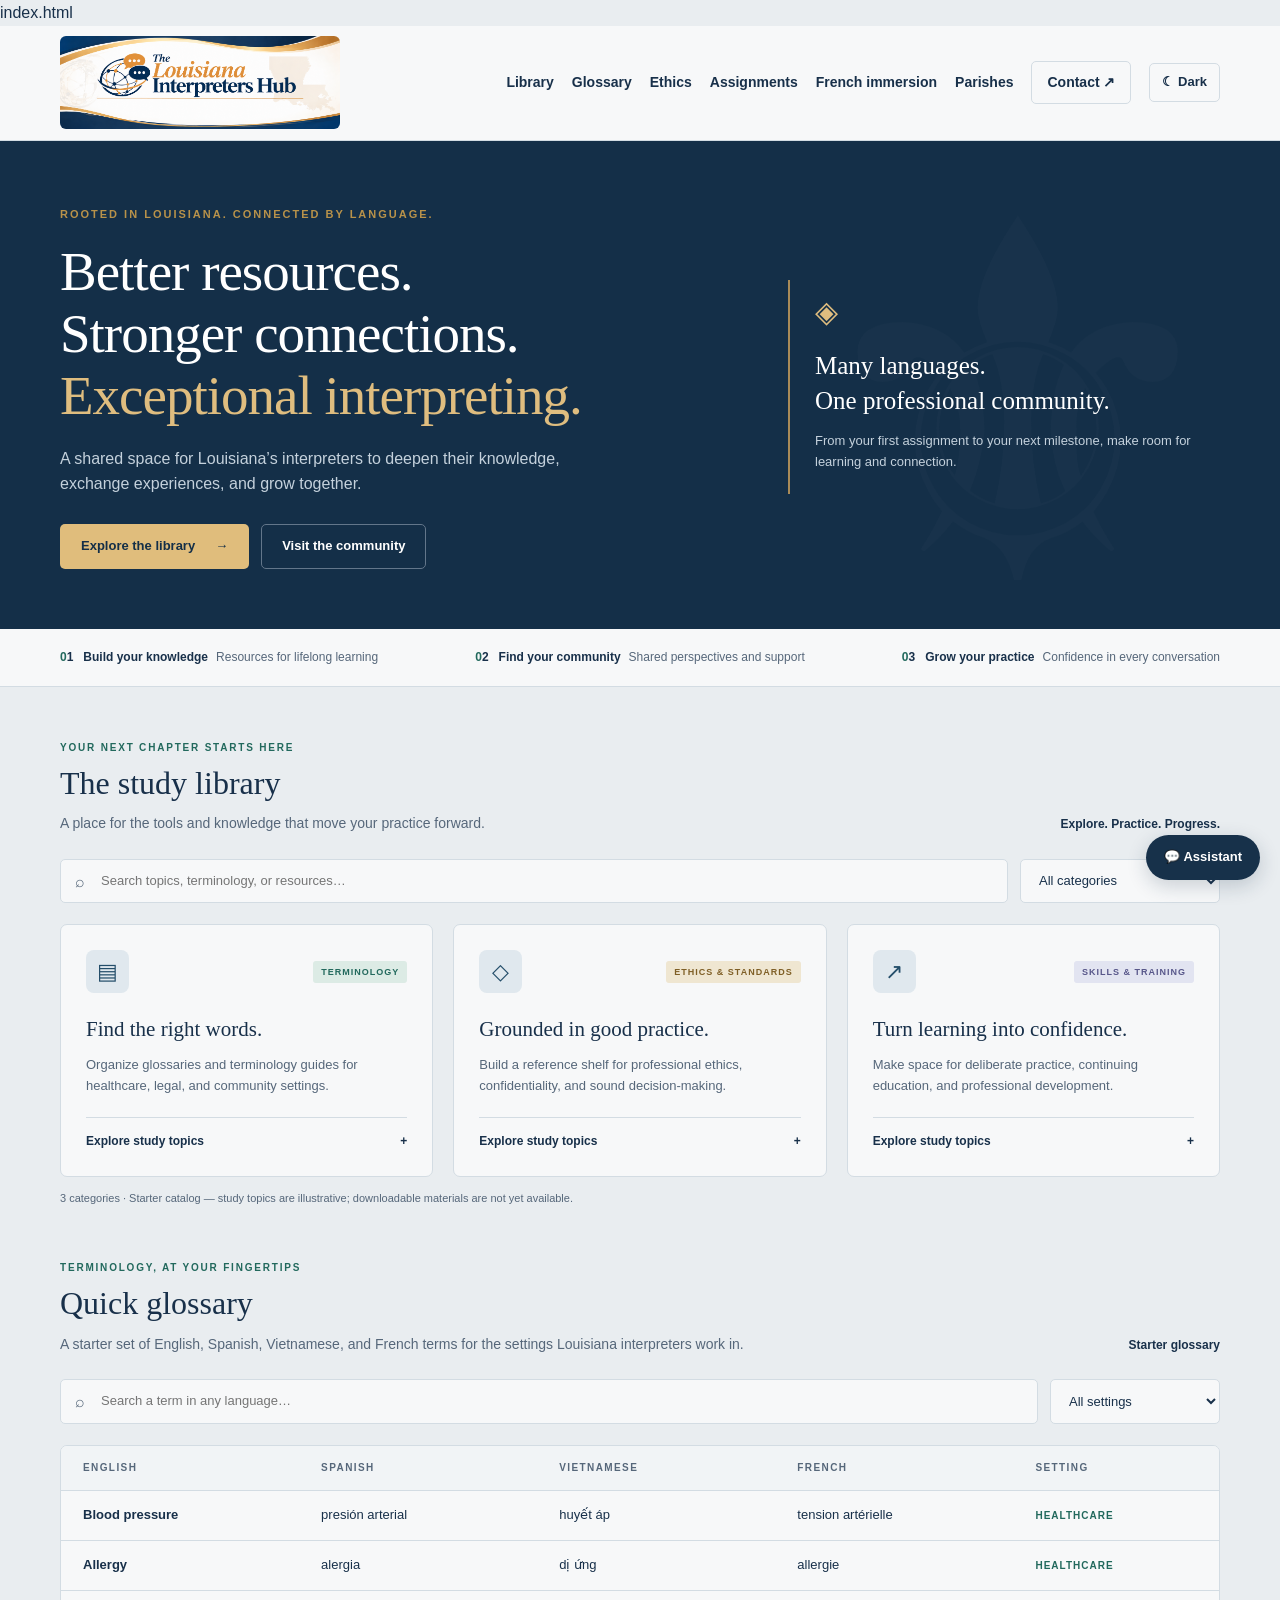
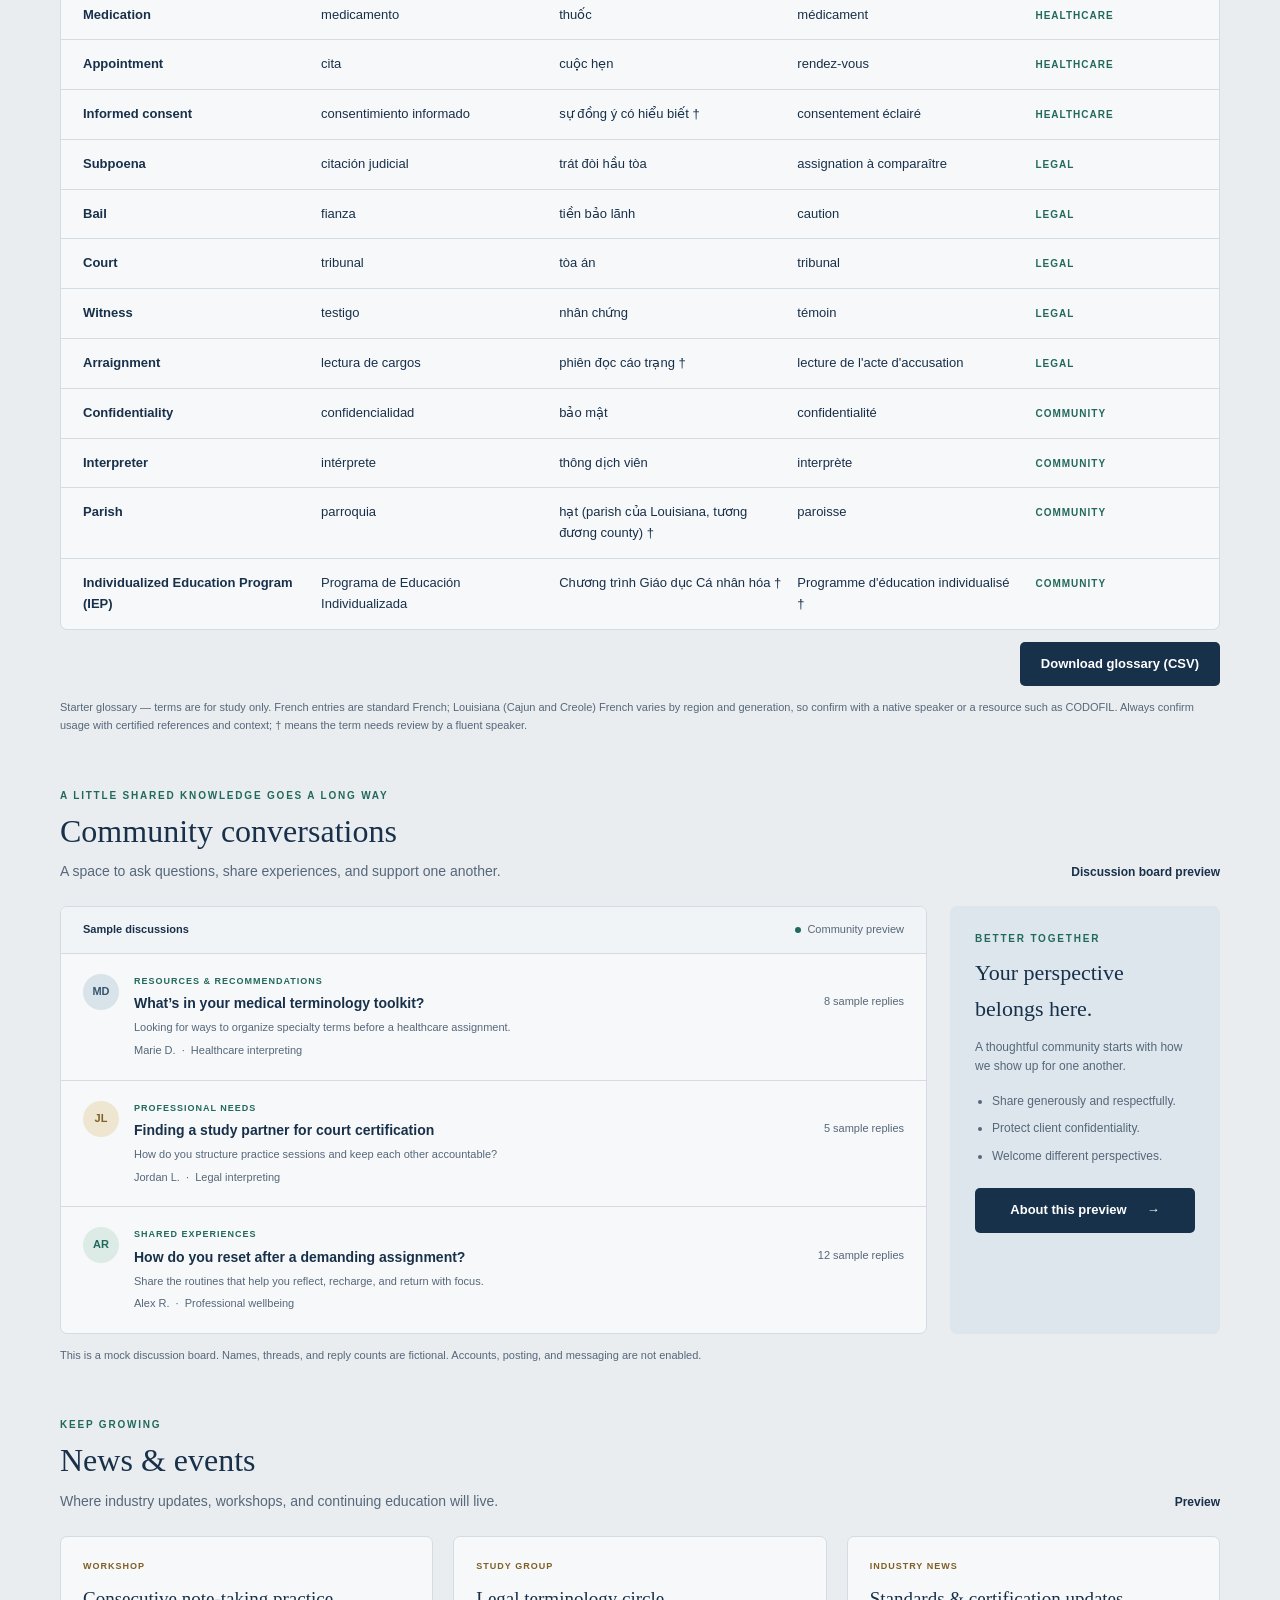
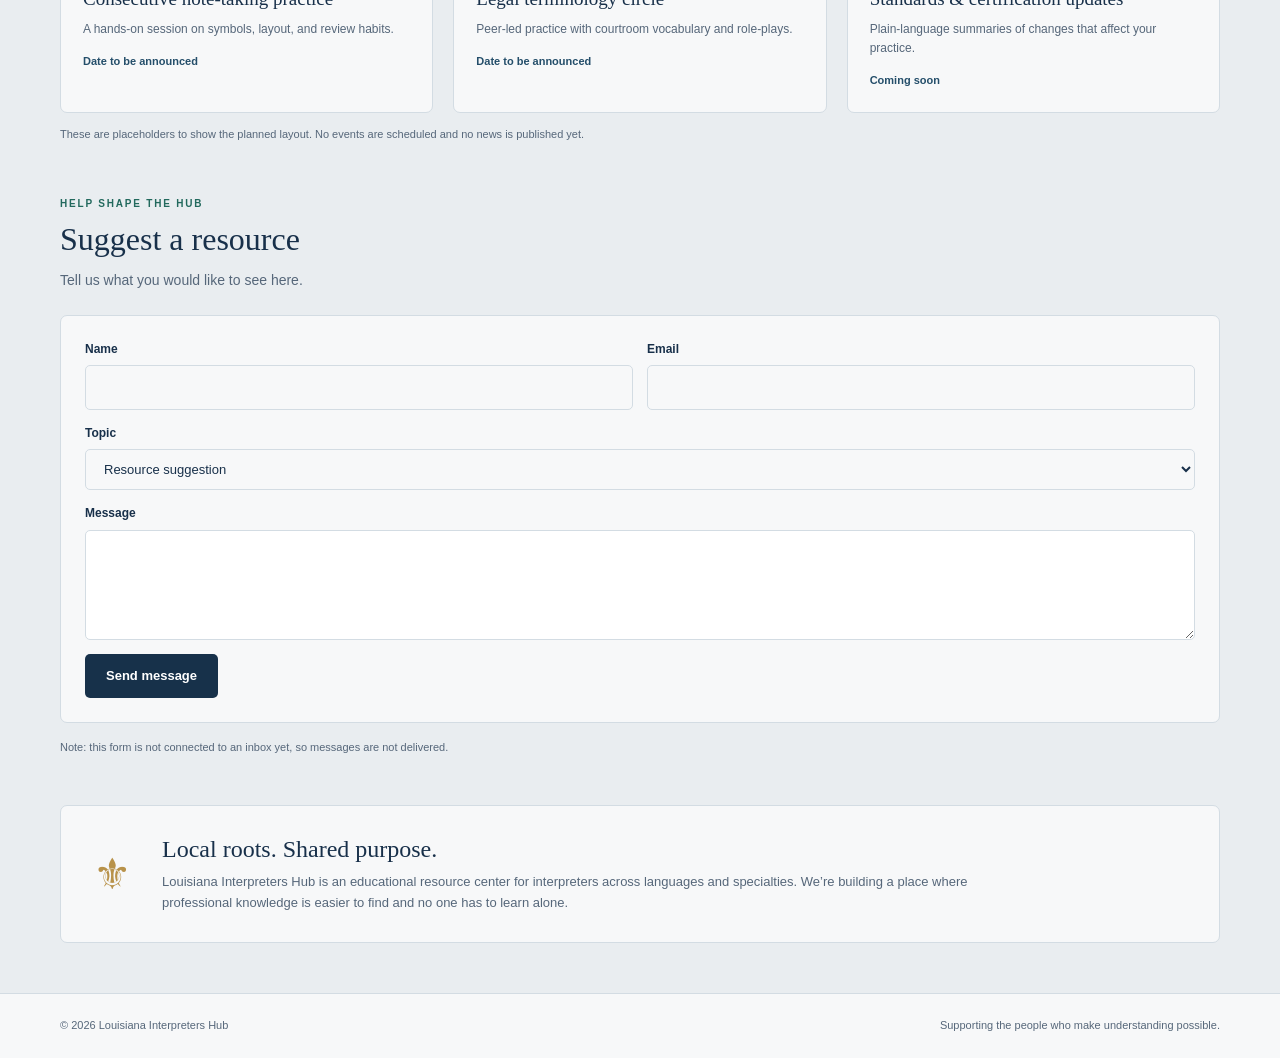
<file: index.html>
index.html
<!DOCTYPE html>
<html lang="en">
<head>
<meta charset="UTF-8">
<meta name="viewport" content="width=device-width, initial-scale=1">
<meta name="description" content="Louisiana Interpreters Hub: a shared space to study, connect, and grow in the interpreting profession.">
<title>Louisiana Interpreters Hub</title>
<script>try{var t=localStorage.getItem("hub-theme");if(t)document.documentElement.dataset.theme=t}catch(e){}</script>
<link rel="stylesheet" href="assets/css/styles.css">
</head>
<body>
<a class="skip" href="#main">Skip to content</a>
<header><div class="wrap header-inner"><a href="#" class="brand" aria-label="Louisiana Interpreters Hub home"><img class="brand-logo" src="assets/img/louisiana-interpreters-hub-banner.png" alt="Louisiana Interpreters Hub" width="2170" height="725" fetchpriority="high"></a><button class="menu" aria-expanded="false" aria-controls="navigation">Menu ☰</button><nav id="navigation" aria-label="Main navigation"><a href="#library">Library</a><a href="#glossary">Glossary</a><a href="ethics.html">Ethics</a><a href="workflow.html">Assignments</a><a href="french-immersion.html">French immersion</a><a href="parishes.html">Parishes</a><a href="#contact" class="nav-cta">Contact ↗</a></nav></div></header>
<main id="main">
<div class="hero"><div class="wrap hero-inner"><div><div class="eyebrow">Rooted in Louisiana. Connected by language.</div><h1>Better resources.<br>Stronger connections.<br><em>Exceptional interpreting.</em></h1><p>A shared space for Louisiana’s interpreters to deepen their knowledge, exchange experiences, and grow together.</p><div class="actions"><a href="#library" class="button gold">Explore the library <span aria-hidden="true">→</span></a><a href="#community" class="button outline">Visit the community</a></div></div><aside class="hero-note"><span class="symbol" aria-hidden="true">◈</span><h2>Many languages.<br>One professional community.</h2><p>From your first assignment to your next milestone, make room for learning and connection.</p></aside></div></div>
<div class="values"><div class="wrap values-inner"><span><strong>01 &nbsp; Build your knowledge</strong>Resources for lifelong learning</span><span><strong>02 &nbsp; Find your community</strong>Shared perspectives and support</span><span><strong>03 &nbsp; Grow your practice</strong>Confidence in every conversation</span></div></div>
<div class="wrap">
<section id="library" aria-labelledby="library-title"><div class="section-head"><div><span class="section-label">Your next chapter starts here</span><h2 id="library-title">The study library</h2><p>A place for the tools and knowledge that move your practice forward.</p></div><span class="small-link">Explore. Practice. Progress.</span></div>
<div class="library-tools"><label class="search"><span aria-hidden="true">⌕</span><input id="search" type="search" aria-label="Search study library" placeholder="Search topics, terminology, or resources…"></label><select id="category" aria-label="Filter library by category"><option value="all">All categories</option><option value="terminology">Terminology</option><option value="ethics">Ethics & standards</option><option value="training">Skills & training</option></select></div>
<div class="cards" id="resources">
<article class="card" data-category="terminology"><div class="card-top"><span class="icon" aria-hidden="true">▤</span><span class="tag">Terminology</span></div><h3>Find the right words.</h3><p>Organize glossaries and terminology guides for healthcare, legal, and community settings.</p><details><summary>Explore study topics</summary><ul><li>Healthcare: symptoms, anatomy, and patient care</li><li>Legal: courtroom roles and common proceedings</li><li>Community: education and public services</li><li>Practice: create a bilingual glossary with context and sources</li></ul></details></article>
<article class="card" data-category="ethics"><div class="card-top"><span class="icon" aria-hidden="true">◇</span><span class="tag">Ethics & standards</span></div><h3>Grounded in good practice.</h3><p>Build a reference shelf for professional ethics, confidentiality, and sound decision-making.</p><details><summary>Explore study topics</summary><ul><li>Confidentiality and professional boundaries</li><li>Accuracy, impartiality, and role clarity</li><li>Managing conflicts of interest</li><li>Practice: reflect on an anonymized ethical scenario</li></ul></details></article>
<article class="card" data-category="training"><div class="card-top"><span class="icon" aria-hidden="true">↗</span><span class="tag">Skills & training</span></div><h3>Turn learning into confidence.</h3><p>Make space for deliberate practice, continuing education, and professional development.</p><details><summary>Explore study topics</summary><ul><li>Consecutive interpreting and memory exercises</li><li>Note-taking and active listening</li><li>Sight translation preparation</li><li>Practice: record a short exercise and review your delivery</li></ul></details></article>
<p id="empty" class="empty" hidden>No matching topics. Try a different search or category.</p>
</div><p class="notice" id="resource-status" role="status">3 categories · Starter catalog — study topics are illustrative; downloadable materials are not yet available.</p>
</section>
<section id="glossary" aria-labelledby="glossary-title"><div class="section-head"><div><span class="section-label">Terminology, at your fingertips</span><h2 id="glossary-title">Quick glossary</h2><p>A starter set of English, Spanish, Vietnamese, and French terms for the settings Louisiana interpreters work in.</p></div><span class="small-link">Starter glossary</span></div>
<div class="gloss-tools"><label class="search"><span aria-hidden="true">⌕</span><input id="gloss-search" type="search" aria-label="Search glossary" placeholder="Search a term in any language…"></label><select id="gloss-domain" aria-label="Filter glossary by setting"><option value="all">All settings</option><option value="Healthcare">Healthcare</option><option value="Legal">Legal</option><option value="Community">Community</option></select></div>
<div class="gloss-table" role="table" aria-label="Glossary of interpreting terms"><div class="gloss-row head" role="row"><span role="columnheader">English</span><span role="columnheader">Spanish</span><span role="columnheader">Vietnamese</span><span role="columnheader">French</span><span role="columnheader">Setting</span></div>
<div id="gloss-body"></div>
<p id="gloss-empty" class="empty" hidden>No matching terms. Try a different search or setting.</p></div>
<div class="gloss-actions"><button class="button dark" id="gloss-download" type="button">Download glossary (CSV)</button></div>
<p class="notice" id="gloss-status" role="status">Starter glossary — terms are for study only. French entries are standard French; Louisiana (Cajun and Creole) French varies by region and generation, so confirm with a native speaker or a resource such as CODOFIL. Always confirm usage with certified references and context; † means the term needs review by a fluent speaker.</p>
</section>
<section id="community" aria-labelledby="community-title"><div class="section-head"><div><span class="section-label">A little shared knowledge goes a long way</span><h2 id="community-title">Community conversations</h2><p>A space to ask questions, share experiences, and support one another.</p></div><span class="small-link">Discussion board preview</span></div>
<div class="community-grid"><div class="board"><div class="board-head"><strong>Sample discussions</strong><span class="live"><span class="dot"></span>Community preview</span></div>
<article class="thread"><div class="avatar" aria-hidden="true">MD</div><div class="thread-content"><span class="topic">Resources & recommendations</span><h3>What’s in your medical terminology toolkit?<span class="reply">8 sample replies</span></h3><p>Looking for ways to organize specialty terms before a healthcare assignment.</p><p>Marie D. &nbsp;·&nbsp; Healthcare interpreting</p></div></article>
<article class="thread"><div class="avatar" aria-hidden="true">JL</div><div class="thread-content"><span class="topic">Professional needs</span><h3>Finding a study partner for court certification<span class="reply">5 sample replies</span></h3><p>How do you structure practice sessions and keep each other accountable?</p><p>Jordan L. &nbsp;·&nbsp; Legal interpreting</p></div></article>
<article class="thread"><div class="avatar" aria-hidden="true">AR</div><div class="thread-content"><span class="topic">Shared experiences</span><h3>How do you reset after a demanding assignment?<span class="reply">12 sample replies</span></h3><p>Share the routines that help you reflect, recharge, and return with focus.</p><p>Alex R. &nbsp;·&nbsp; Professional wellbeing</p></div></article>
</div><aside class="side"><span class="section-label">Better together</span><h3>Your perspective belongs here.</h3><p>A thoughtful community starts with how we show up for one another.</p><ul><li>Share generously and respectfully.</li><li>Protect client confidentiality.</li><li>Welcome different perspectives.</li></ul><a href="#community-note" class="button">About this preview <span aria-hidden="true">→</span></a></aside></div>
<p class="notice" id="community-note">This is a mock discussion board. Names, threads, and reply counts are fictional. Accounts, posting, and messaging are not enabled.</p>
</section>
<section id="events" aria-labelledby="events-title"><div class="section-head"><div><span class="section-label">Keep growing</span><h2 id="events-title">News &amp; events</h2><p>Where industry updates, workshops, and continuing education will live.</p></div><span class="small-link">Preview</span></div>
<div class="events"><article class="event"><span class="kind">Workshop</span><h3>Consecutive note-taking practice</h3><p>A hands-on session on symbols, layout, and review habits.</p><div class="when">Date to be announced</div></article>
<article class="event"><span class="kind">Study group</span><h3>Legal terminology circle</h3><p>Peer-led practice with courtroom vocabulary and role-plays.</p><div class="when">Date to be announced</div></article>
<article class="event"><span class="kind">Industry news</span><h3>Standards &amp; certification updates</h3><p>Plain-language summaries of changes that affect your practice.</p><div class="when">Coming soon</div></article></div>
<p class="notice">These are placeholders to show the planned layout. No events are scheduled and no news is published yet.</p>
</section>
<section id="contact" aria-labelledby="contact-title"><div class="section-head"><div><span class="section-label">Help shape the hub</span><h2 id="contact-title">Suggest a resource</h2><p>Tell us what you would like to see here.</p></div></div>
<form class="contact-form" id="contact-form"><label>Name<input name="name" required autocomplete="name"></label><label>Email<input name="email" type="email" required autocomplete="email"></label><label class="full">Topic<select name="topic"><option>Resource suggestion</option><option>Glossary correction</option><option>General feedback</option></select></label><label class="full">Message<textarea name="message" required></textarea></label><button class="button dark" type="submit">Send message</button></form>
<p class="notice" id="contact-status" role="status">Note: this form is not connected to an inbox yet, so messages are not delivered.</p></section>
<section id="about" class="about" aria-labelledby="about-title"><span class="symbol" aria-hidden="true">⚜</span><div><h2 id="about-title">Local roots. Shared purpose.</h2><p>Louisiana Interpreters Hub is an educational resource center for interpreters across languages and specialties. We’re building a place where professional knowledge is easier to find and no one has to learn alone.</p></div></section>
</div></main>
<footer><div class="wrap footer-inner"><span>© <span id="year">2026</span> Louisiana Interpreters Hub</span><span>Supporting the people who make understanding possible.</span></div></footer>
<script src="assets/js/data.js"></script>
<script src="assets/js/app.js" defer></script>
<script src="assets/js/translator.js" defer></script>
<script src="assets/js/assistant.js" defer></script>
</body>
</html>
</file>
<file: assets/css/styles.css>
:root{color-scheme:light;--navy:#142f48;--blue:#244e6a;--muted:#56677a;--line:#d3dce3;--paper:#e9edf0;--gold:#b8924a;--green:#22695d;--ink:#18304a;--card:#f7f8f9;--card-alt:#f1f4f6;--chip:#e0e8ee;--side:#dde6ec;--avatar:#d9e3ea;--tag-g:#dcebe5;--tag-y:#efe6d1;--tag-p:#e2e4f1;--tag-n:#e3e7ec;--t-blue:#37566f;--t-gold:#7f5f26;--t-purple:#58578a;--btn:#17314a}*{box-sizing:border-box}html{scroll-behavior:smooth;scroll-padding-top:90px}body{margin:0;font-family:Arial,Helvetica,sans-serif;color:var(--ink);background:var(--paper);line-height:1.6}button,input,select{font:inherit}button,a,input,select{ -webkit-tap-highlight-color:transparent}a{color:inherit}button{cursor:pointer}a:focus-visible,button:focus-visible,input:focus-visible,select:focus-visible,summary:focus-visible{outline:3px solid var(--gold);outline-offset:4px}.wrap{width:min(1160px,calc(100% - 48px));margin:auto}.skip{position:absolute;top:-80px;background:var(--card);padding:12px;z-index:10}.skip:focus{top:10px}header{background:var(--card);border-bottom:1px solid var(--line)}.header-inner{display:flex;align-items:center;justify-content:space-between;gap:24px;min-height:90px}.brand{text-decoration:none;display:block;width:280px;max-width:calc(100% - 100px);flex-shrink:0}.brand-logo{display:block;width:100%;height:auto}.header-inner{min-height:114px;padding-top:10px;padding-bottom:10px}nav{display:flex;align-items:center;gap:20px}nav a{text-decoration:none;font-size:14px;font-weight:600}nav a:hover{color:var(--t-blue)}.nav-cta{border:1px solid var(--line);padding:9px 15px;border-radius:5px}.menu{display:none;background:var(--card);border:1px solid var(--line);border-radius:5px;padding:8px 12px}.hero{background:var(--navy);color:white;position:relative;overflow:hidden}.hero:after{content:'⚜';position:absolute;right:3%;top:-105px;font-family:Georgia,serif;font-size:500px;color:#ffffff04;line-height:1.5;pointer-events:none}.hero-inner{position:relative;z-index:1;padding:65px 0 60px;display:grid;grid-template-columns:1.5fr 1fr;gap:80px;align-items:center}.eyebrow{font-size:11px;text-transform:uppercase;letter-spacing:2px;font-weight:bold;color:var(--gold)}h1{font-family:Georgia,serif;font-weight:400;font-size:clamp(36px,4.5vw,55px);line-height:1.13;letter-spacing:-1px;margin:18px 0}h1 em{color:#dfbd7f;font-style:normal}.hero p{color:#c4d1dc;font-size:16px;max-width:500px}.actions{display:flex;gap:12px;flex-wrap:wrap;margin-top:27px}.button{display:inline-flex;justify-content:center;align-items:center;gap:20px;text-decoration:none;padding:11px 20px;border-radius:5px;font-weight:bold;font-size:13px;border:1px solid transparent;background:var(--btn);color:white}.button.gold{background:#e0bd7c;color:#142f48}.button.outline{border-color:#63768a;background:transparent;color:white}.hero-note{border-left:2px solid #a98b58;padding:8px 0 8px 25px}.hero-note .symbol{font-size:30px;color:#dfbd7f}.hero-note h2{font-family:Georgia,serif;font-size:25px;font-weight:400;line-height:1.4;margin:12px 0}.hero-note p{font-size:13px}.values{background:var(--card);border-bottom:1px solid var(--line)}.values-inner{display:flex;justify-content:space-between;gap:24px;padding:19px 0;font-size:12px;color:var(--muted)}.values strong{color:var(--ink);margin-right:8px}.values span::first-letter{color:var(--green)}section{padding:53px 0 0}.section-head{display:flex;justify-content:space-between;align-items:end;gap:20px;margin-bottom:24px}h2{font-family:Georgia,serif;font-size:32px;line-height:1.2;font-weight:400;margin:8px 0 10px}.section-head p{font-size:14px;color:var(--muted);margin:0}.section-label{font-size:10px;color:var(--green);font-weight:bold;letter-spacing:1.8px;text-transform:uppercase}.small-link{font-size:12px;text-decoration:none;font-weight:bold;white-space:nowrap}.library-tools{display:flex;gap:12px;margin-bottom:21px}.search{flex:1;position:relative}.search span{position:absolute;left:15px;top:10px;color:var(--muted)}input,select{border:1px solid var(--line);border-radius:5px;background:var(--card);color:var(--ink);padding:11px 14px;font-size:13px}input{width:100%;padding-left:40px}select{min-width:200px}.cards{display:grid;grid-template-columns:repeat(3,1fr);gap:20px}.card{background:var(--card);border:1px solid var(--line);border-radius:7px;padding:25px;display:flex;flex-direction:column;transition:box-shadow .2s}.card:hover{box-shadow:0 6px 20px #142f4809}.card-top{display:flex;align-items:center;justify-content:space-between}.icon{width:43px;height:43px;border-radius:8px;display:grid;place-items:center;background:var(--chip);color:var(--blue);font-size:22px}.tag{font-size:9px;font-weight:bold;letter-spacing:1px;background:var(--tag-g);color:var(--green);padding:4px 8px;border-radius:3px;text-transform:uppercase}.card:nth-child(2) .tag{background:var(--tag-y);color:var(--t-gold)}.card:nth-child(3) .tag{background:var(--tag-p);color:var(--t-purple)}.card h3{font-family:Georgia,serif;font-size:21px;font-weight:400;margin:20px 0 8px}.card p{font-size:13px;color:var(--muted);margin:0 0 20px}.card details{margin-top:auto;border-top:1px solid var(--line);padding-top:14px;font-size:12px}.card summary{font-weight:bold;cursor:pointer;list-style:none}.card summary:after{content:'+';float:right}.card details[open] summary:after{content:'−'}.card ul{padding-left:18px;color:var(--muted);margin-bottom:0}.card li{margin:8px 0}.notice{font-size:11px;color:var(--muted);margin:13px 0 0}.community-grid{display:grid;grid-template-columns:minmax(0,1fr) 270px;gap:23px}.board{border:1px solid var(--line);border-radius:7px;background:var(--card);overflow:hidden}.board-head{display:flex;justify-content:space-between;align-items:center;padding:14px 22px;background:var(--card-alt);border-bottom:1px solid var(--line);font-size:11px}.live{display:flex;align-items:center;gap:6px;color:var(--muted)}.dot{width:6px;height:6px;border-radius:50%;background:var(--green)}.thread{padding:20px 22px;border-bottom:1px solid var(--line);display:flex;gap:15px}.thread:last-child{border-bottom:0}.avatar{flex-shrink:0;width:36px;height:36px;background:var(--avatar);color:var(--t-blue);border-radius:50%;display:grid;place-items:center;font-size:11px;font-weight:bold}.thread:nth-child(3) .avatar{background:var(--tag-y);color:var(--t-gold)}.thread:nth-child(4) .avatar{background:var(--tag-g);color:var(--green)}.thread-content{flex:1}.topic{font-size:9px;text-transform:uppercase;letter-spacing:1px;color:var(--green);font-weight:bold}.thread h3{font-size:14px;line-height:1.5;margin:5px 0}.thread p{font-size:11px;color:var(--muted);margin:5px 0 0}.reply{float:right;font-size:11px;color:var(--muted);font-weight:normal;margin-left:10px}.side{background:var(--side);border-radius:7px;padding:25px}.side h3{font-family:Georgia,serif;font-size:22px;font-weight:400;margin:8px 0 12px}.side p,.side li{font-size:12px;color:var(--muted)}.side ul{padding-left:17px;margin:16px 0 22px}.side li{margin:8px 0}.side .button{width:100%}.about{margin-top:48px;padding:29px 32px;background:var(--card);border:1px solid var(--line);border-radius:7px;display:flex;gap:30px;align-items:center}.about h2{font-size:24px;margin:0 0 8px}.about p{font-size:13px;color:var(--muted);margin:0;max-width:820px}.about .symbol{color:var(--gold);font-size:43px}footer{margin-top:50px;border-top:1px solid var(--line);padding:23px 0;background:var(--card)}.footer-inner{display:flex;justify-content:space-between;gap:15px;color:var(--muted);font-size:11px}.empty{grid-column:1/-1;padding:25px;background:var(--card);border:1px solid var(--line);border-radius:5px}[hidden]{display:none!important}@media(max-width:850px){.header-inner{flex-wrap:wrap;gap:0}.menu{display:block}nav{display:none;width:100%;padding:15px 0 10px;gap:22px;flex-wrap:wrap}nav.open{display:flex}.hero-inner{gap:35px;grid-template-columns:1.6fr 1fr}.community-grid{grid-template-columns:1fr}.side{display:none}.cards{gap:12px}.card{padding:19px}.values-inner{font-size:11px}.values strong{display:block}}@media(max-width:600px){.wrap{width:calc(100% - 32px)}.header-inner{min-height:96px;flex-wrap:wrap;gap:0}.brand{width:220px}.menu{display:block}nav{display:none;width:100%;padding:15px 0 20px;gap:22px;flex-wrap:wrap}nav.open{display:flex}.hero-inner{display:block;padding:42px 0}.hero-note{display:none}.hero p{font-size:14px}.values-inner{gap:14px;padding:16px 0}.values strong{font-size:11px}.values span{font-size:10px}.cards{grid-template-columns:1fr}.library-tools{flex-direction:column}select{width:100%}.section-head{align-items:start}.section-head .small-link{display:none}section{padding-top:38px}h2{font-size:29px}.thread{padding:18px 15px;gap:11px}.reply{float:none;display:block;margin:4px 0 0}.about{padding:23px;gap:18px;margin-top:35px}.footer-inner{flex-direction:column;gap:5px}.board-head{padding:13px 15px}}
.gloss-tools{display:flex;gap:12px;margin-bottom:21px}.gloss-tools select{min-width:170px}.gloss-table{background:var(--card);border:1px solid var(--line);border-radius:7px;overflow:hidden}.gloss-row{display:grid;grid-template-columns:1.1fr 1.1fr 1.1fr 1.1fr .8fr;gap:16px;padding:14px 22px;border-bottom:1px solid var(--line);font-size:13px;align-items:baseline}.gloss-row:last-child{border-bottom:0}.gloss-row.head{background:var(--card-alt);font-size:10px;font-weight:bold;letter-spacing:1.4px;text-transform:uppercase;color:var(--muted)}.gloss-row .en{font-weight:bold}.gloss-row .dom{font-size:10px;font-weight:bold;letter-spacing:1px;text-transform:uppercase;color:var(--green)}.events{display:grid;grid-template-columns:repeat(3,1fr);gap:20px}.event{background:var(--card);border:1px solid var(--line);border-radius:7px;padding:22px}.event .kind{font-size:9px;font-weight:bold;letter-spacing:1px;text-transform:uppercase;color:var(--t-gold)}.event h3{font-family:Georgia,serif;font-size:19px;font-weight:400;margin:10px 0 6px}.event p{font-size:12px;color:var(--muted);margin:0}.event .when{margin-top:14px;font-size:11px;font-weight:bold;color:var(--blue)}@media(max-width:850px){.events{grid-template-columns:1fr}.gloss-row{grid-template-columns:1fr 1fr;gap:6px 16px}.gloss-row.head{display:none}.gloss-row .dom{grid-column:1/-1}}@media(max-width:600px){.gloss-tools{flex-direction:column}.gloss-tools select{width:100%}.gloss-row{padding:14px 15px}}
.page-hero{background:var(--navy);color:white}.page-hero .wrap{padding:48px 0 44px}.page-hero h1{font-size:clamp(32px,4vw,46px);margin:12px 0}.page-hero p{color:#c4d1dc;max-width:640px;margin:0}.crumb{font-size:12px;color:#c4d1dc;text-decoration:none}.crumb:hover{color:white}
.prose{max-width:760px}.prose p,.prose li{font-size:14px;color:var(--muted)}.prose h3{font-family:Georgia,serif;font-size:21px;font-weight:400;margin:28px 0 8px}
.principles{display:grid;grid-template-columns:repeat(2,1fr);gap:20px}.principle{background:var(--card);border:1px solid var(--line);border-radius:7px;padding:22px}.principle h3{font-family:Georgia,serif;font-size:19px;font-weight:400;margin:0 0 8px}.principle p{font-size:13px;color:var(--muted);margin:0}
.chart{background:var(--card);border:1px solid var(--line);border-radius:7px;padding:20px;margin:0 0 12px;overflow-x:auto;text-align:center}.chart .mermaid{min-height:80px;font-size:13px}.chart-note{font-size:12px;color:var(--muted);margin:0 0 20px}.chart-alt{margin:0 0 24px;font-size:12px}.chart-alt summary{font-weight:bold;cursor:pointer}.chart-alt ol,.chart-alt ul{color:var(--muted);padding-left:20px}
.checklist{list-style:none;padding:0;margin:0;background:var(--card);border:1px solid var(--line);border-radius:7px}.checklist li{padding:13px 20px;border-bottom:1px solid var(--line);font-size:14px}.checklist li:last-child{border-bottom:0}.checklist label{display:flex;gap:12px;align-items:flex-start;cursor:pointer}.checklist input{width:18px;height:18px;padding:0;margin-top:3px;accent-color:var(--green)}
.row-actions{display:flex;gap:12px;flex-wrap:wrap;margin:16px 0 0}.button.dark{background:var(--btn);color:white}.button.ghost{background:var(--card);border-color:var(--line);color:var(--ink)}
.gloss-actions{display:flex;justify-content:flex-end;margin-top:12px}
.contact-form{display:grid;grid-template-columns:1fr 1fr;gap:14px;background:var(--card);border:1px solid var(--line);border-radius:7px;padding:24px}.contact-form label{display:flex;flex-direction:column;gap:6px;font-size:12px;font-weight:bold}.contact-form label.full{grid-column:1/-1}.contact-form input,.contact-form select,.contact-form textarea{padding:11px 14px;width:100%;font-weight:normal}.contact-form textarea{border:1px solid var(--line);border-radius:5px;font:inherit;font-size:13px;min-height:110px;resize:vertical;color:var(--ink)}.contact-form .button{justify-self:start}
.asst{position:fixed;right:20px;bottom:20px;z-index:20}.asst-fab{background:var(--btn);color:white;border:0;border-radius:999px;padding:12px 18px;font-weight:bold;font-size:13px;box-shadow:0 6px 20px #142f4833}.asst-panel{position:absolute;right:0;bottom:56px;width:360px;max-width:calc(100vw - 32px);background:var(--card);border:1px solid var(--line);border-radius:10px;box-shadow:0 12px 36px #142f4830;display:flex;flex-direction:column;overflow:hidden}.asst-head{display:flex;justify-content:space-between;align-items:center;background:var(--navy);color:white;padding:12px 16px;font-size:14px}.asst-x{background:none;border:0;color:white;font-size:22px;line-height:1}.asst-log{height:300px;overflow-y:auto;padding:14px;display:flex;flex-direction:column;gap:10px;background:var(--paper)}.asst-msg{max-width:88%;padding:9px 12px;border-radius:10px;font-size:13px;line-height:1.5}.asst-msg.bot{background:var(--card);border:1px solid var(--line);align-self:flex-start}.asst-msg.me{background:var(--btn);color:white;align-self:flex-end}.asst-msg a{color:var(--green);font-weight:bold}.asst-chips{display:flex;gap:6px;flex-wrap:wrap;padding:8px 12px;border-top:1px solid var(--line)}.asst-chips button{background:var(--chip);border:0;border-radius:999px;padding:5px 11px;font-size:11px;color:var(--ink)}.asst-form{display:flex;gap:8px;padding:10px 12px;border-top:1px solid var(--line)}.asst-form input{padding-left:14px}
@media(max-width:850px){.principles{grid-template-columns:1fr}}
@media(max-width:600px){.contact-form{grid-template-columns:1fr}.asst{right:12px;bottom:12px}}
@media print{header,footer,.asst,.page-hero .crumb,.row-actions,.skip{display:none!important}body{background:var(--card)}.page-hero{background:none;color:var(--ink)}.page-hero p{color:var(--muted)}.checklist{border-color:#999}}
.sr-only{position:absolute;width:1px;height:1px;overflow:hidden;clip:rect(0 0 0 0);white-space:nowrap}.table-scroll{overflow-x:auto;background:var(--card);border:1px solid var(--line);border-radius:7px}.tbl{width:100%;border-collapse:collapse;font-size:13px;min-width:640px}.tbl th,.tbl td{text-align:left;padding:12px 16px;border-bottom:1px solid var(--line);vertical-align:top}.tbl thead th{background:var(--card-alt);font-size:10px;letter-spacing:1.4px;text-transform:uppercase;color:var(--muted)}.tbl tbody th{font-weight:bold}.tbl tr:last-child th,.tbl tr:last-child td{border-bottom:0}.badge{display:inline-block;font-size:9px;font-weight:bold;letter-spacing:.8px;text-transform:uppercase;padding:3px 7px;border-radius:3px;white-space:nowrap}.badge.ok{background:var(--tag-g);color:var(--green)}.badge.rep{background:var(--tag-y);color:var(--t-gold)}
.badge.unk{background:var(--tag-n);color:#627385}.contact-form .opts{grid-column:1/-1;border:1px solid var(--line);border-radius:5px;padding:10px 14px;display:flex;flex-wrap:wrap;gap:6px 22px;margin:0}.contact-form .opts legend{font-size:12px;font-weight:bold;padding:0 6px}.contact-form .opts label{flex-direction:row;align-items:center;gap:8px;font-weight:normal;font-size:13px}.contact-form .opts input{width:auto;padding:0;accent-color:var(--green)}.contact-form .row-actions{grid-column:1/-1;margin:4px 0 0}.out-label{display:block;font-size:12px;font-weight:bold;margin:20px 0 6px}.draft{width:100%;border:1px solid var(--line);border-radius:7px;background:var(--card);color:var(--ink);padding:16px;font:12px/1.55 Consolas,Menlo,monospace;resize:vertical}.section-head .button{flex-shrink:0}

:root[data-theme=dark]{color-scheme:dark;--navy:#12263a;--blue:#7fb0d3;--muted:#9aabbb;--line:#2b3a49;--paper:#0e151d;--gold:#d2ad66;--green:#5cc4ab;--ink:#e3e9ef;--card:#16202b;--card-alt:#1a2531;--chip:#22313f;--side:#1a2733;--avatar:#243546;--tag-g:#1c3a34;--tag-y:#3a321f;--tag-p:#2a2c4a;--tag-n:#26323f;--t-blue:#8fbbdc;--t-gold:#e0bd7c;--t-purple:#aeb0e8;--btn:#2d6a93}
@media(prefers-color-scheme:dark){:root:not([data-theme=light]){color-scheme:dark;--navy:#12263a;--blue:#7fb0d3;--muted:#9aabbb;--line:#2b3a49;--paper:#0e151d;--gold:#d2ad66;--green:#5cc4ab;--ink:#e3e9ef;--card:#16202b;--card-alt:#1a2531;--chip:#22313f;--side:#1a2733;--avatar:#243546;--tag-g:#1c3a34;--tag-y:#3a321f;--tag-p:#2a2c4a;--tag-n:#26323f;--t-blue:#8fbbdc;--t-gold:#e0bd7c;--t-purple:#aeb0e8;--btn:#2d6a93}}
.brand-logo{border-radius:6px}:root[data-theme=dark] .brand-logo{filter:brightness(.9)}@media(prefers-color-scheme:dark){:root:not([data-theme=light]) .brand-logo{filter:brightness(.9)}}
.theme-toggle{background:var(--card);color:var(--ink);border:1px solid var(--line);border-radius:5px;padding:8px 12px;font-size:13px;font-weight:600}.theme-toggle:hover{border-color:var(--t-blue)}
.asst-fab,.button.dark,.button{color:#fff}.button.ghost{color:var(--ink)}.button.gold{color:#142f48}
@media print{:root,:root[data-theme=dark],:root:not([data-theme=light]){color-scheme:light;--paper:#fff;--card:#fff;--card-alt:#fff;--ink:#142f48;--muted:#444;--line:#ccc}.theme-toggle{display:none!important}}
nav a{white-space:nowrap}nav{gap:18px}@media(max-width:1100px){.header-inner{flex-wrap:wrap;gap:0}.menu{display:block}nav{display:none;width:100%;padding:15px 0 10px;gap:22px;flex-wrap:wrap}nav.open{display:flex}}
</file>
